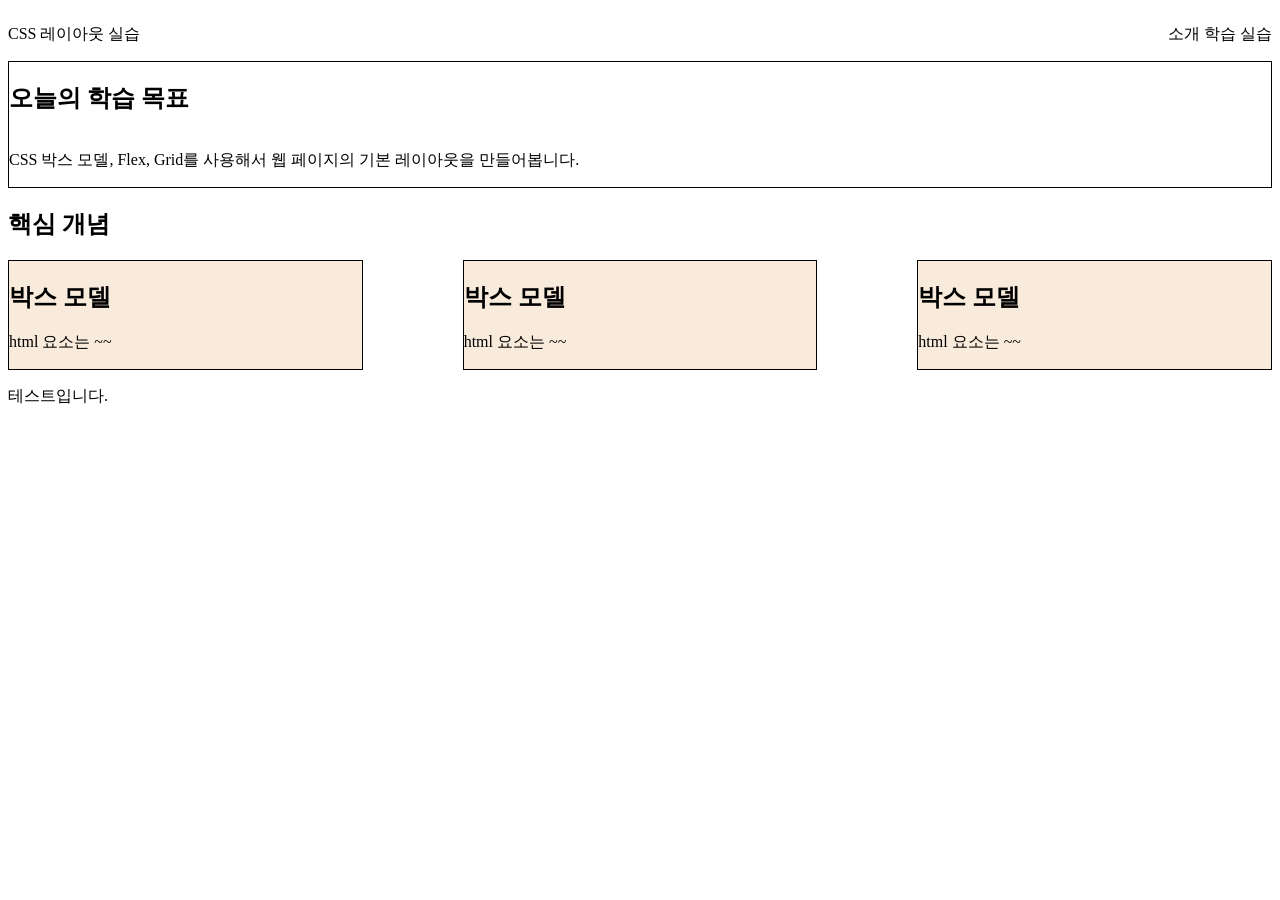
<file: web_standard_sturdy/day03/index.html>
<!DOCTYPE html>
<html lang="ko">
<head>
  <meta charset="UTF-8">
  <meta name="viewport" content="width=device-width, initial-scale=1.0">
  <title>CSS 선택자 실습</title>
  <link rel="stylesheet" href="css/style.css">
</head>

<body>
  <header class="header-all">
    <div class="header-box1">
      <p class="title">CSS 레이아웃 실습</p>
      <p class="semi-title">소개 학습 실습</p>
    </div>
    <div class="header-box2">
      <h2 id="main-text">오늘의 학습 목표</h2>
      <p class="semi-text">
        CSS 박스 모델, Flex, Grid를 사용해서 웹 페이지의 기본 레이아웃을 만들어봅니다.
      </p>
    </div>
  </header>

  <main class="main-all">
    <section class="main-flex1">
      <h2>핵심 개념</h2>
    </section>

    <section class="main-flex2">
      <div class="main-box1">
        <h2 class="main-box1-title">박스 모델</h2>
        <p class="main-box1-text">html 요소는 ~~</p>
      </div>
      <div class="main-box1">
        <h2 class="main-box1-title">박스 모델</h2>
        <p class="main-box1-text">html 요소는 ~~</p>
      </div>
      <div class="main-box1">
        <h2 class="main-box1-title">박스 모델</h2>
        <p class="main-box1-text">html 요소는 ~~</p>
      </div>
    </section>
  </main>

  <footer>
    <p>테스트입니다.</p>
  </footer>
</body>
</html>
</file>
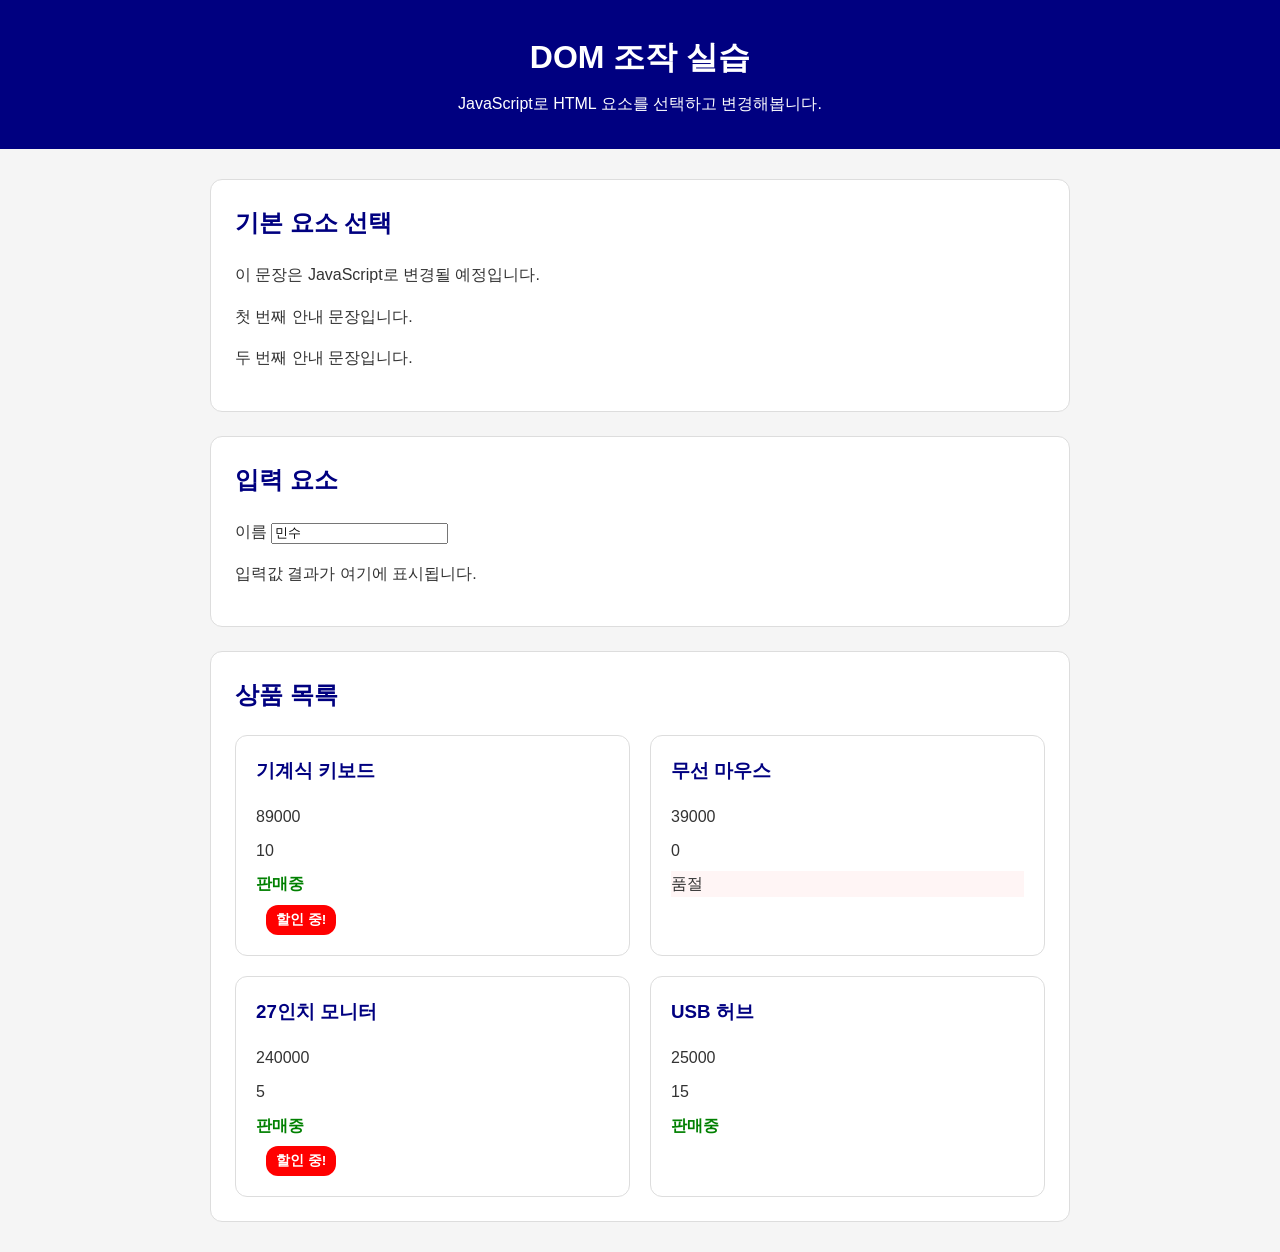
<file: web_standard_sturdy/day09/index.html>
<!DOCTYPE html>
<html lang="ko">

<head>
  <meta charset="UTF-8">
  <meta name="viewport" content="width=device-width, initial-scale=1.0">
  <title>JavaScript DOM 조작</title>
  <link rel="stylesheet" href="css/style.css">
</head>

<body>
  <header class="site-header">
    <h1 id="main-title">DOM 조작 실습</h1>
    <p class="description">JavaScript로 HTML 요소를 선택하고 변경해봅니다.</p>
  </header>

  <main class="container">
    <section class="practice-section">
      <h2>기본 요소 선택</h2>
      <p id="target-text">이 문장은 JavaScript로 변경될 예정입니다.</p>
      <p class="info-text">첫 번째 안내 문장입니다.</p>
      <p class="info-text">두 번째 안내 문장입니다.</p>
    </section>

    <section class="practice-section">
      <h2>입력 요소</h2>
      <label for="user-name">이름</label>
      <input id="user-name" type="text" value="민수">
      <p id="name-result">입력값 결과가 여기에 표시됩니다.</p>
    </section>

    <section class="practice-section">
      <h2>상품 목록</h2>
      <div id="product-list" class="product-list"></div>
    </section>
  </main>

  <script src="js/script.js"></script>
</body>

</html>
</file>
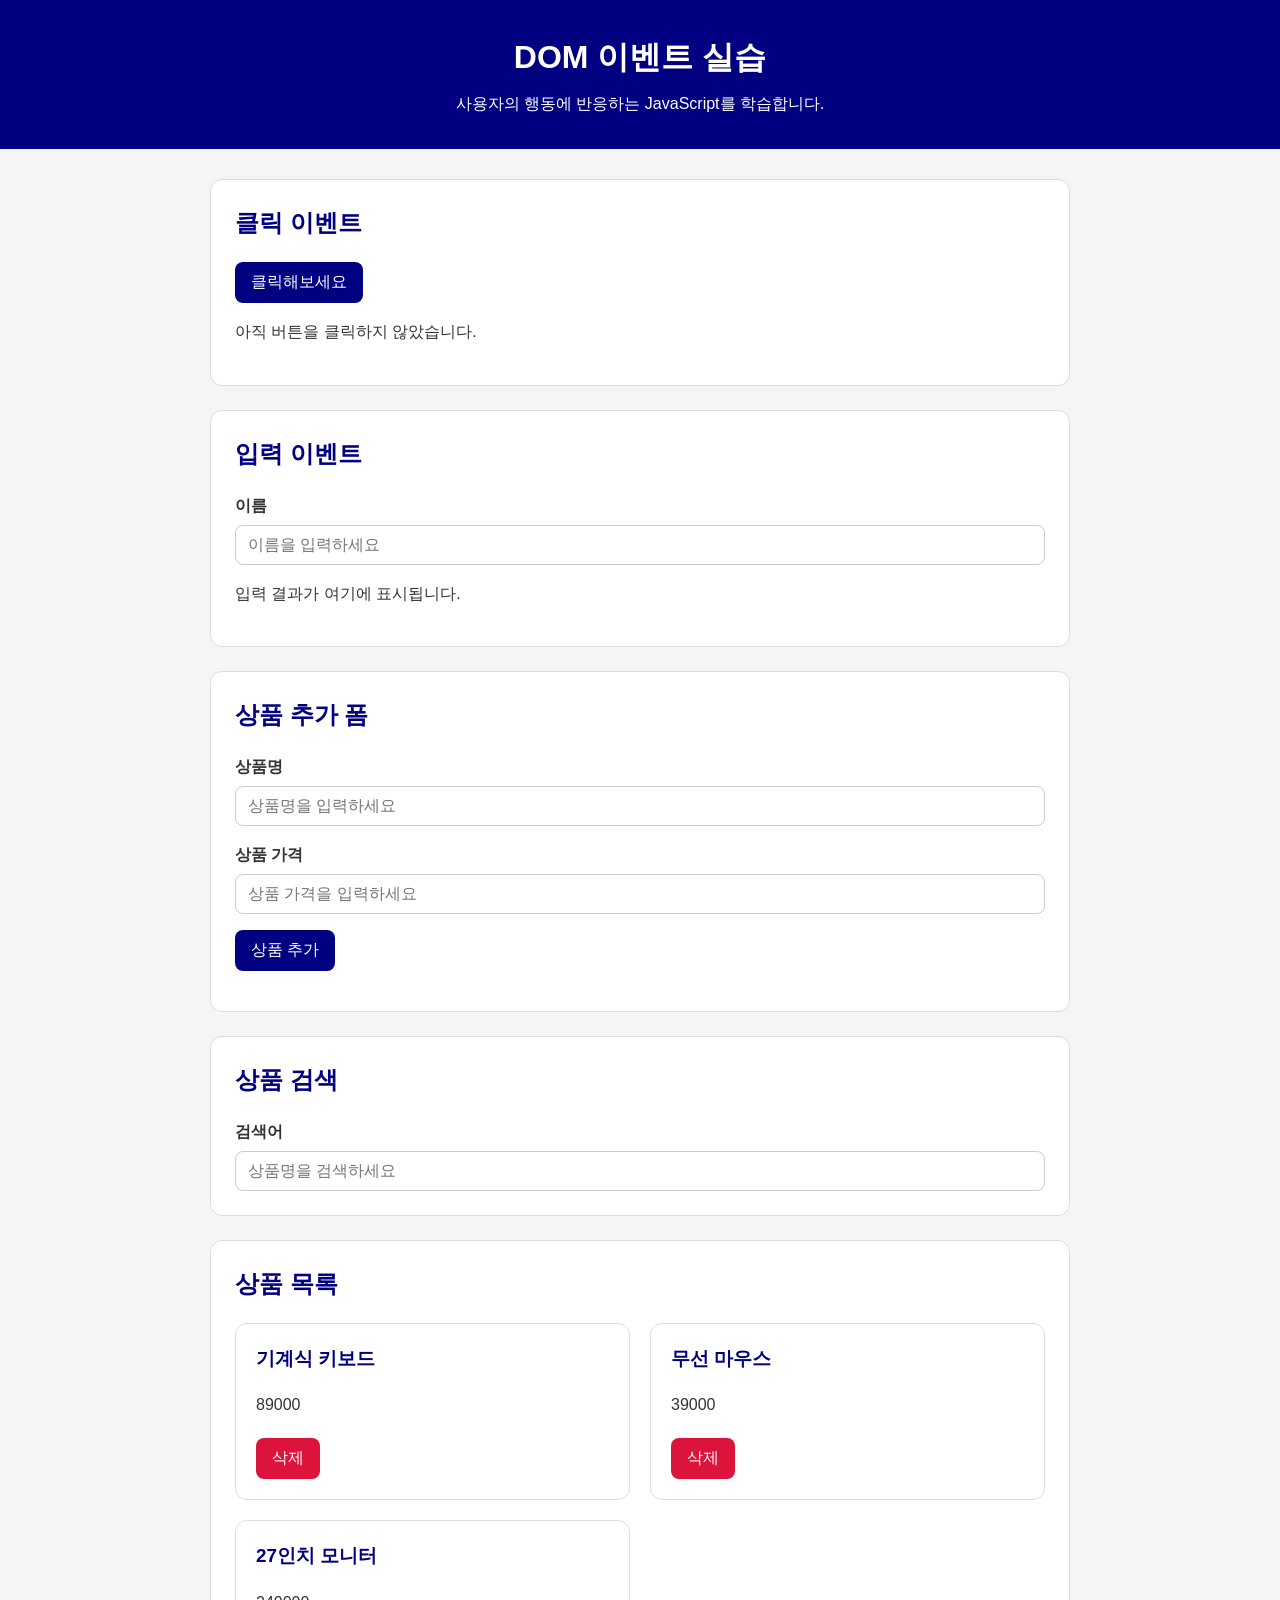
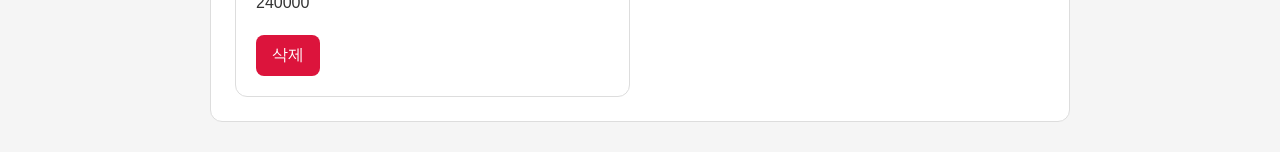
<file: web_standard_sturdy/day10/index.html>
<!DOCTYPE html>
<html lang="ko">
<head>
  <meta charset="UTF-8">
  <meta name="viewport" content="width=device-width, initial-scale=1.0">
  <title>JavaScript DOM 이벤트</title>
  <link rel="stylesheet" href="css/style.css">
</head>
<body>
  <header class="site-header">
    <h1>DOM 이벤트 실습</h1>
    <p>사용자의 행동에 반응하는 JavaScript를 학습합니다.</p>
  </header>

  <main class="container">
    <section class="practice-section">
      <h2>클릭 이벤트</h2>
      <button id="click-button" type="button">클릭해보세요</button>
      <p id="click-result">아직 버튼을 클릭하지 않았습니다.</p>
    </section>

    <section class="practice-section">
      <h2>입력 이벤트</h2>
      <label for="name-input">이름</label>
      <input id="name-input" type="text" placeholder="이름을 입력하세요">
      <p id="name-result">입력 결과가 여기에 표시됩니다.</p>
    </section>

    <section class="practice-section">
      <h2>상품 추가 폼</h2>

      <form id="product-form">
        <div class="form-group">
          <label for="product-name">상품명</label>
          <input id="product-name" type="text" placeholder="상품명을 입력하세요">
        </div>

        <div class="form-group">
          <label for="product-price">상품 가격</label>
          <input id="product-price" type="number" placeholder="상품 가격을 입력하세요">
        </div>

        <button type="submit">상품 추가</button>
      </form>

      <p id="form-message" class="message"></p>
    </section>

    <section class="practice-section">
      <h2>상품 검색</h2>
      <label for="search-input">검색어</label>
      <input id="search-input" type="text" placeholder="상품명을 검색하세요">
    </section>

    <section class="practice-section">
      <h2>상품 목록</h2>
      <div id="product-list" class="product-list"></div>
    </section>
  </main>

  <script src="js/script.js"></script>
</body>
</html>
</file>
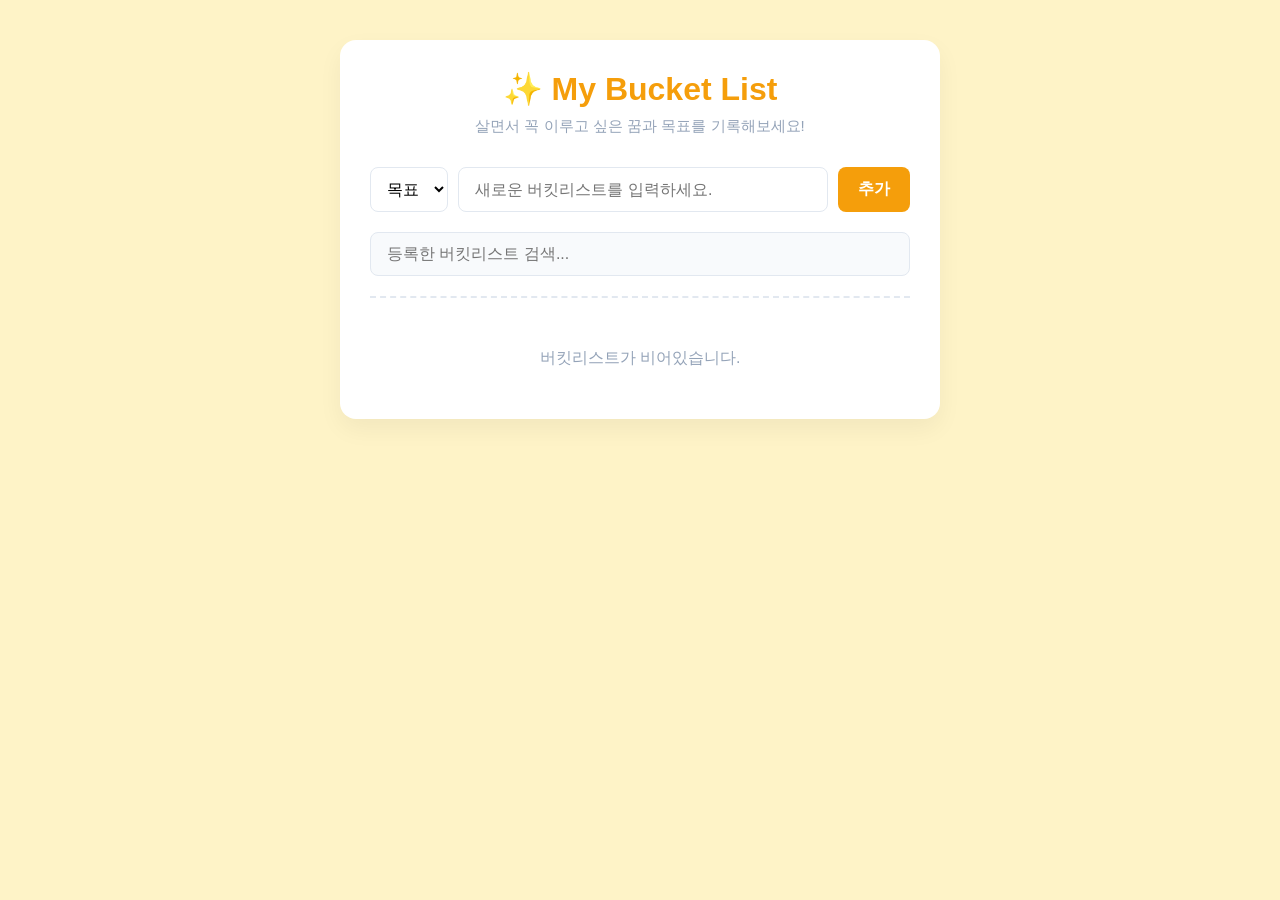
<file: web_standard_sturdy/day12/index.html>
<!DOCTYPE html>
<html lang="ko">
<head>
  <meta charset="UTF-8">
  <meta name="viewport" content="width=device-width, initial-scale=1.0">
  <title>나만의 버킷리스트</title>
  <link rel="stylesheet" href="css/style.css">
</head>
<body>

  <div class="app-container">
    <header class="app-header">
      <h1>✨ My Bucket List</h1>
      <p>살면서 꼭 이루고 싶은 꿈과 목표를 기록해보세요!</p>
    </header>

    <section class="input-section">
      <form id="bucket-form">
        <div class="input-group">
          <select id="bucket-category" class="category-select">
            <option value="목표">목표</option>
            <option value="운동">운동</option>
            <option value="취미">취미</option>
            <option value="여행">여행</option>
          </select>
          <input type="text" id="bucket-input" placeholder="새로운 버킷리스트를 입력하세요." required autocomplete="off">
          <button type="submit" class="add-btn">추가</button>
        </div>
      </form>
    </section>

    <section class="filter-section">
      <input type="search" id="search-input" placeholder="등록한 버킷리스트 검색...">
    </section>

    <section class="list-section">
      <ul id="bucket-list" class="bucket-list">
        </ul>
    </section>
  </div>

  <script src="js/script.js"></script>
</body>
</html>
</file>
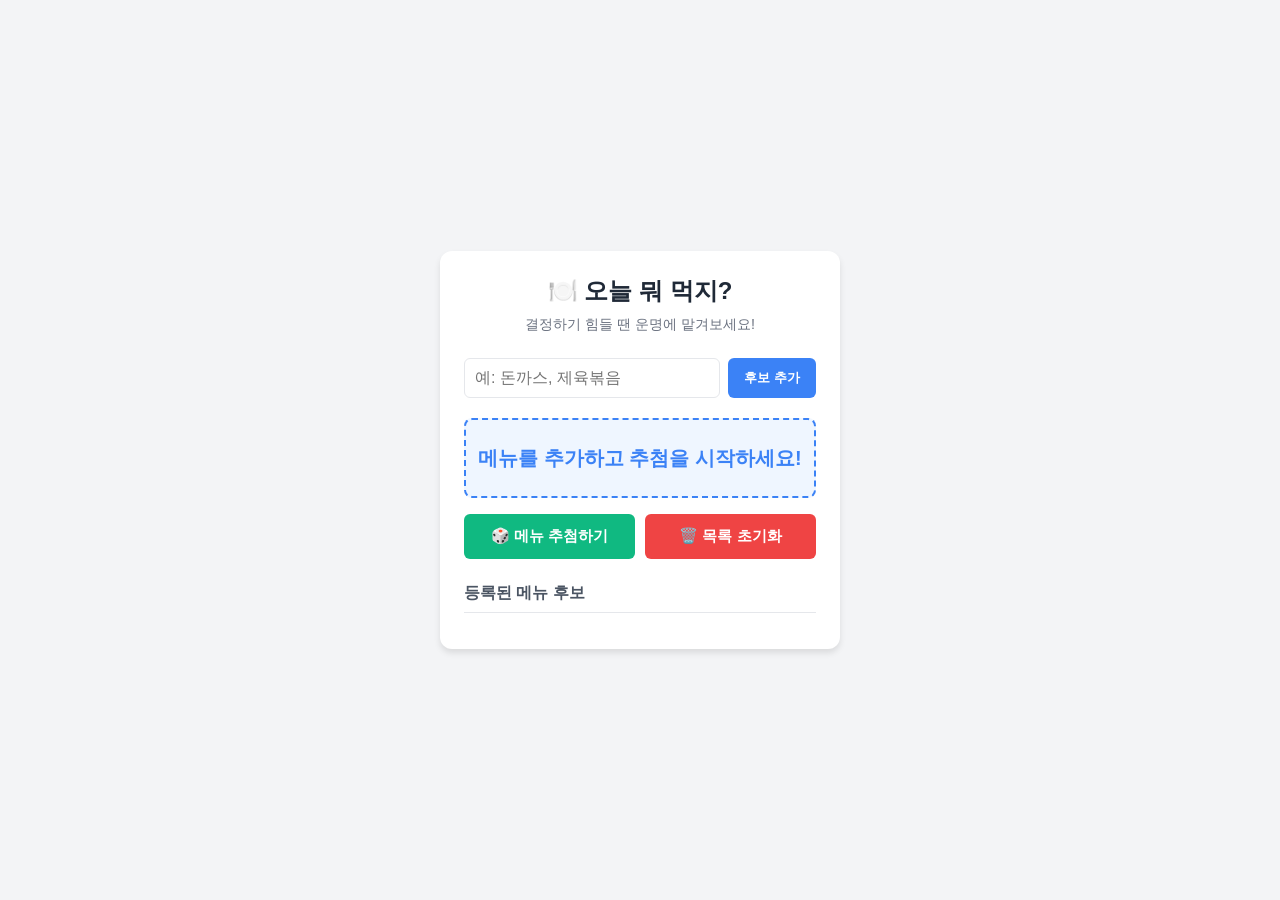
<file: web_standard_sturdy/day13/index.html>
<!DOCTYPE html>
<html lang="ko">
<head>
  <meta charset="UTF-8">
  <meta name="viewport" content="width=device-width, initial-scale=1.0">
  <title>랜덤 메뉴 추첨기</title>
  <link rel="stylesheet" href="css/style.css">
</head>
<body>

  <div class="app-container">
    <header>
      <h1>🍽️ 오늘 뭐 먹지?</h1>
      <p>결정하기 힘들 땐 운명에 맡겨보세요!</p>
    </header>

    <section class="input-section">
      <form id="menu-form">
        <input type="text" id="menu-input" placeholder="예: 돈까스, 제육볶음" required autocomplete="off">
        <button type="submit" class="btn-add">후보 추가</button>
      </form>
    </section>

    <section class="result-section">
      <div id="result-display" class="result-display">
        메뉴를 추가하고 추첨을 시작하세요!
      </div>
      <div class="action-buttons">
        <button id="btn-pick" class="btn-pick">🎲 메뉴 추첨하기</button>
        <button id="btn-clear" class="btn-clear">🗑️ 목록 초기화</button>
      </div>
    </section>

    <section class="list-section">
      <h3>등록된 메뉴 후보</h3>
      <ul id="menu-list" class="menu-list">
        </ul>
    </section>
  </div>

  <script src="js/script.js"></script>
</body>
</html>
</file>
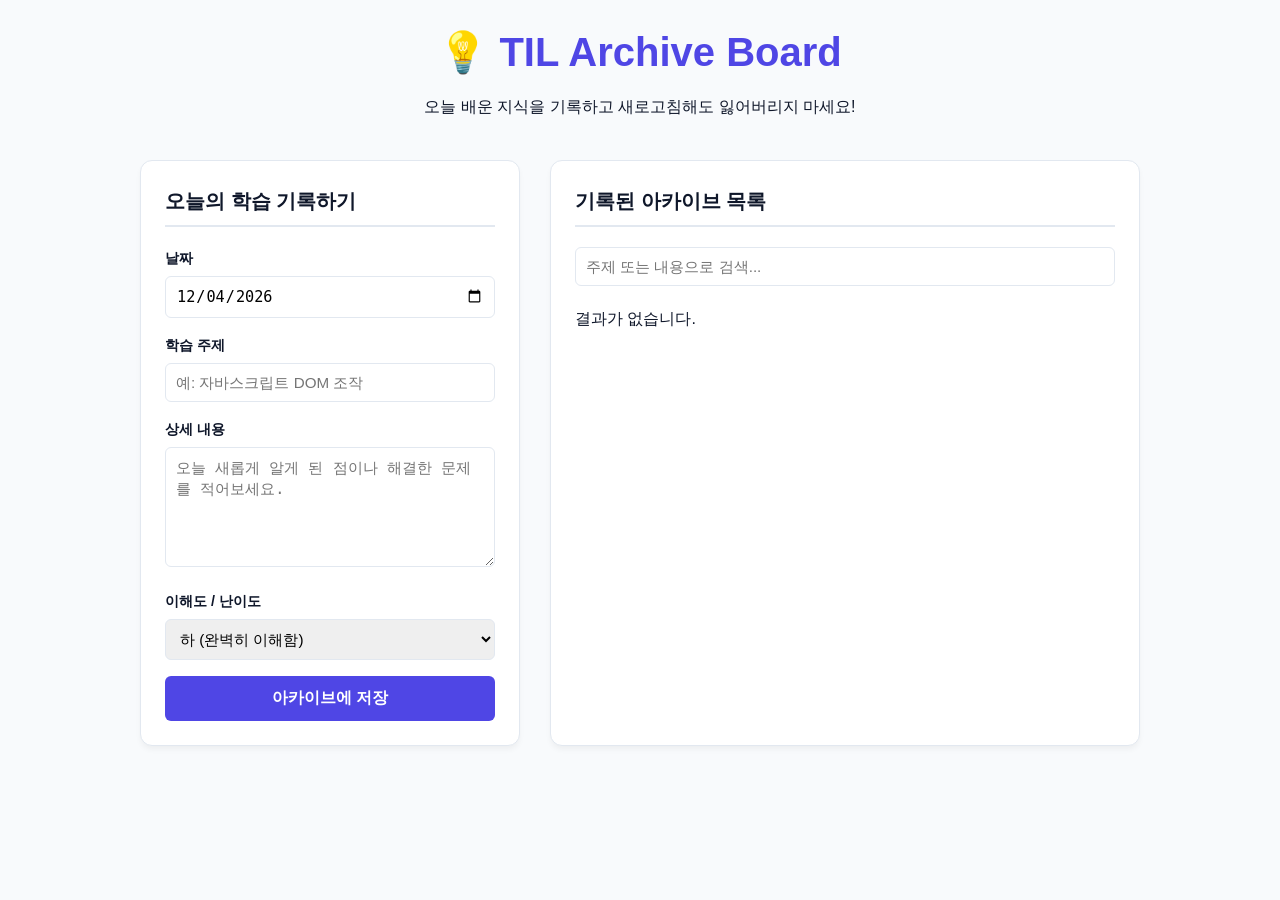
<file: web_standard_sturdy/day14/index.html>
<!DOCTYPE html>
<html lang="ko">
<head>
  <meta charset="UTF-8">
  <meta name="viewport" content="width=device-width, initial-scale=1.0">
  <title>나만의 TIL 아카이브 보드</title>
  <link rel="stylesheet" href="css/style.css">
</head>
<body>

  <div class="container">
    <header>
      <h1>💡 TIL Archive Board</h1>
      <p>오늘 배운 지식을 기록하고 새로고침해도 잃어버리지 마세요!</p>
    </header>

    <div class="content-layout">
      <section class="section-card">
        <h2 class="section-title">오늘의 학습 기록하기</h2>
        <form id="til-form">
          <div class="form-group">
            <label for="til-date">날짜</label>
            <input type="date" id="til-date" class="form-control" required>
          </div>
          <div class="form-group">
            <label for="til-subject">학습 주제</label>
            <input type="text" id="til-subject" class="form-control" placeholder="예: 자바스크립트 DOM 조작" required>
          </div>
          <div class="form-group">
            <label for="til-content">상세 내용</label>
            <textarea id="til-content" class="form-control" placeholder="오늘 새롭게 알게 된 점이나 해결한 문제를 적어보세요." required></textarea>
          </div>
          <div class="form-group">
            <label for="til-level">이해도 / 난이도</label>
            <select id="til-level" class="form-control">
              <option value="하">하 (완벽히 이해함)</option>
              <option value="중">중 (복습이 필요함)</option>
              <option value="상">상 (추가 학습 필수)</option>
            </select>
          </div>
          <button type="submit" class="btn">아카이브에 저장</button>
        </form>
      </section>

      <section class="section-card">
        <h2 class="section-title">기록된 아카이브 목록</h2>
        
        <div class="search-box">
          <input type="search" id="search-input" class="form-control" placeholder="주제 또는 내용으로 검색...">
        </div>

        <div id="til-list" class="til-list">
          </div>
      </section>
    </div>
  </div>

  <script src="js/script.js"></script>
</body>
</html>
</file>
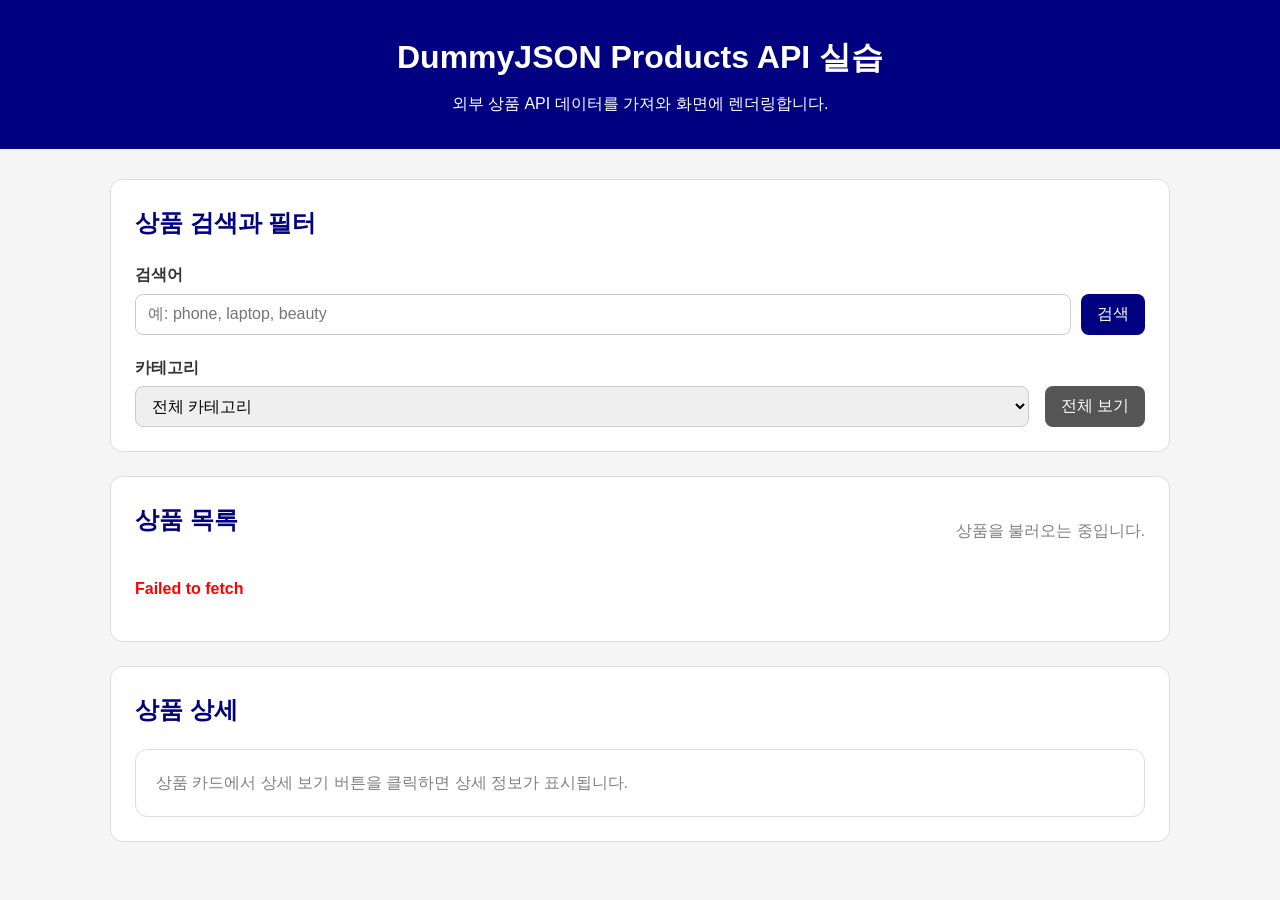
<file: web_standard_sturdy/day15/index.html>
<!DOCTYPE html>
<html lang="ko">
<head>
  <meta charset="UTF-8">
  <meta name="viewport" content="width=device-width, initial-scale=1.0">
  <title>DummyJSON Products API 실습</title>
  <link rel="stylesheet" href="css/style.css">
</head>
<body>
  <header class="site-header">
    <h1>DummyJSON Products API 실습</h1>
    <p>외부 상품 API 데이터를 가져와 화면에 렌더링합니다.</p>
  </header>

  <main class="container">
    <section class="panel">
      <h2>상품 검색과 필터</h2>

      <form id="search-form" class="search-form">
        <label for="search-input">검색어</label>
        <div class="search-row">
          <input id="search-input" type="text" placeholder="예: phone, laptop, beauty">
          <button type="submit">검색</button>
        </div>
      </form>

      <div class="filter-row">
        <div>
          <label for="category-select">카테고리</label>
          <select id="category-select">
            <option value="">전체 카테고리</option>
          </select>
        </div>

        <button id="reset-button" type="button" class="secondary-button">전체 보기</button>
      </div>
    </section>

    <section class="panel">
      <div class="section-header">
        <h2>상품 목록</h2>
        <p id="result-count" class="result-count">상품을 불러오는 중입니다.</p>
      </div>

      <p id="status-message" class="status-message">API 요청을 준비하고 있습니다.</p>
      <div id="product-list" class="product-list"></div>
    </section>

    <section class="panel">
      <h2>상품 상세</h2>
      <div id="product-detail" class="product-detail empty-detail">
        상품 카드에서 상세 보기 버튼을 클릭하면 상세 정보가 표시됩니다.
      </div>
    </section>
  </main>

  <script src="js/script.js"></script>
</body>
</html>
</file>
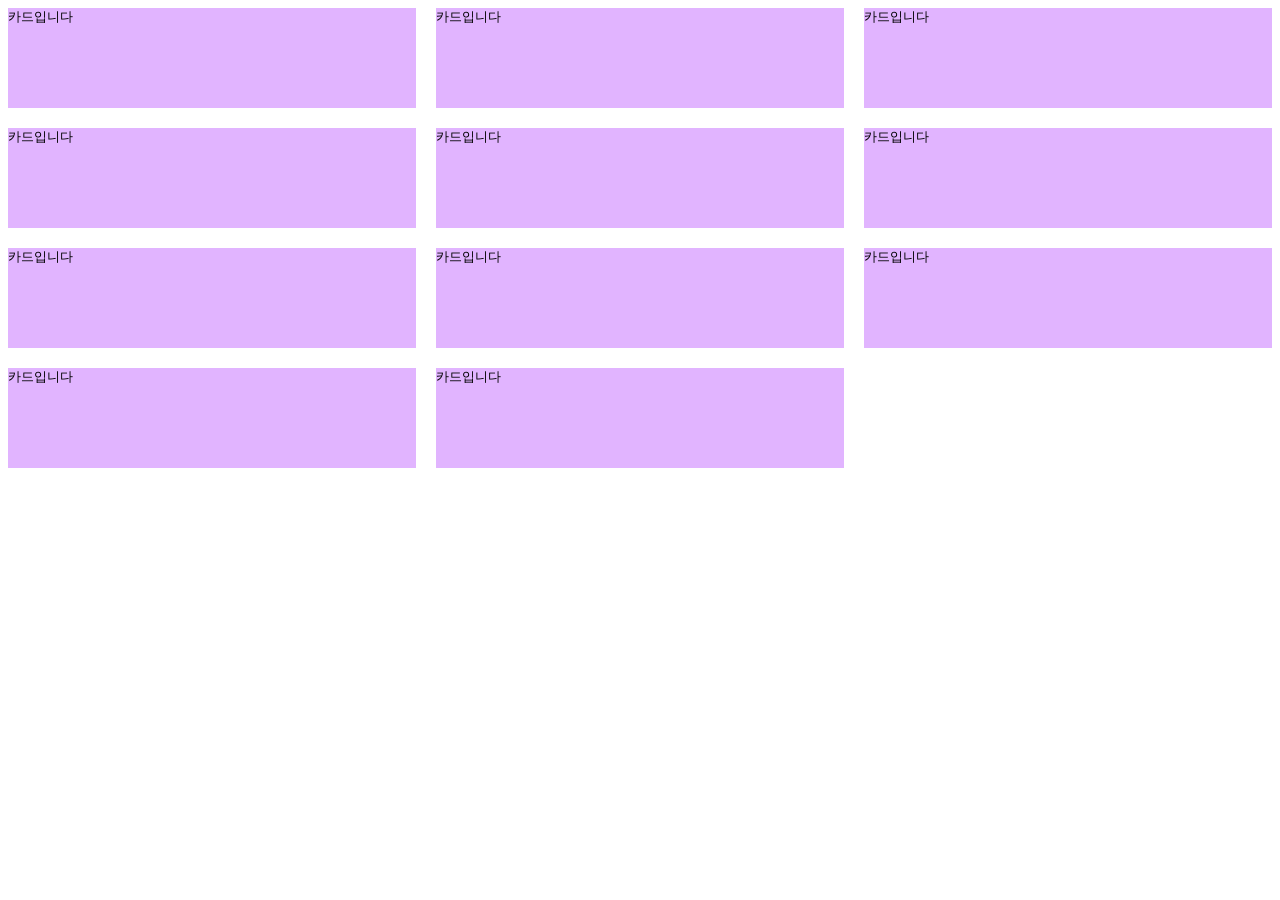
<file: web_standard_sturdy/day03/index2.html>
<!DOCTYPE html>
<html lang="ko">
  <head>
    <meta charset="UTF-8">
    <meta name="viewport" content="width=device-width, initial-scale=1.0">
    <title>레이아웃 실습</title>
    <link rel="stylesheet" href="css/style2.css" />
  </head>
  <body>
    <div class="card-grid">
      <div class="card-item">카드입니다</div>
      <div class="card-item">카드입니다</div>
      <div class="card-item">카드입니다</div>
      <div class="card-item">카드입니다</div>
      <div class="card-item">카드입니다</div>
      <div class="card-item">카드입니다</div>
      <div class="card-item">카드입니다</div>
      <div class="card-item">카드입니다</div>
      <div class="card-item">카드입니다</div>
      <div class="card-item">카드입니다</div>
      <div class="card-item">카드입니다</div>
    </div>
  </body>
</html>
</file>
<file: web_standard_sturdy/day03/css/style.css>
.header-all {
  display: flex;
  flex-direction: column;
}

.header-box1 {
  display: flex;
  justify-content: space-between;
}

.header-box2 {
  display: flex;
  flex-direction: column;
  border: 1px solid black;
}

.main-all {
  display: flex;
  flex-direction: column;
}

.main-flex2 {
  display: grid;
  grid-template-columns: repeat(3, 1fr);
  gap: 100px;
}

.main-box1 {
  border: 1px solid black;
  background-color: rgb(248, 235, 219);
}

@media(max-width: 1000px) {
  .header-box1 {
    background-color: rgb(223, 191, 253);
  }
}

@media (max-width: 1000px) {
  .main-flex2 {
    display: grid;
    grid-template-columns: repeat(2, 1fr);
    gap: 100px;
  }
}

@media(max-width: 600px) {
  .main-flex2 {
    display: grid;
    grid-template-columns: 1;
    flex-direction: row;
    gap: 100px;
  }
}
</file>
<file: web_standard_sturdy/day09/css/style.css>
* {
  box-sizing: border-box;
}

body {
  margin: 0;
  font-family: Arial, sans-serif;
  color: #333333;
  background-color: #f5f5f5;
  line-height: 1.6;
}

.site-header {
  background-color: navy;
  color: white;
  padding: 32px 20px;
  text-align: center;
}

.site-header h1 {
  margin: 0 0 8px;
}

.site-header p {
  margin: 0;
}

.container {
  width: 100%;
  max-width: 900px;
  margin: 30px auto;
  padding: 0 20px;
}

.practice-section {
  background-color: white;
  border: 1px solid #dddddd;
  border-radius: 12px;
  padding: 24px;
  margin-bottom: 24px;
}

.practice-section h2 {
  margin-top: 0;
  color: navy;
}

.highlight {
  color: red;
  font-weight: bold;
}

.success {
  color: green;
  font-weight: bold;
}

.warning {
  color: darkorange;
  font-weight: bold;
}

.product-list {
  display: grid;
  grid-template-columns: repeat(2, 1fr);
  gap: 20px;
}

.product-card {
  border: 1px solid #dddddd;
  border-radius: 12px;
  padding: 20px;
  background-color: #ffffff;
}

.product-card h3 {
  margin-top: 0;
  color: navy;
}

.product-card p {
  margin: 8px 0;
}

.sold-out {
  border-color: #ff9999;
  background-color: #fff5f5;
}

@media (max-width: 600px) {
  .product-list {
    grid-template-columns: 1fr;
  }
}

.sale-badge {
    display: inline-block;
    background-color: red;
    color: white;
    font-size: 0.85rem;
    font-weight: bold;
    padding: 4px 10px;
    border-radius: 12px;
    margin-left: 10px;
    vertical-align: middle;
}
</file>
<file: web_standard_sturdy/day10/css/style.css>
* {
  box-sizing: border-box;
}

body {
  margin: 0;
  font-family: Arial, sans-serif;
  color: #333333;
  background-color: #f5f5f5;
  line-height: 1.6;
}

.site-header {
  background-color: navy;
  color: white;
  padding: 32px 20px;
  text-align: center;
}

.site-header h1 {
  margin: 0 0 8px;
}

.site-header p {
  margin: 0;
}

.container {
  width: 100%;
  max-width: 900px;
  margin: 30px auto;
  padding: 0 20px;
}

.practice-section {
  background-color: white;
  border: 1px solid #dddddd;
  border-radius: 12px;
  padding: 24px;
  margin-bottom: 24px;
}

.practice-section h2 {
  margin-top: 0;
  color: navy;
}

.form-group {
  margin-bottom: 16px;
}

label {
  display: block;
  margin-bottom: 6px;
  font-weight: bold;
}

input {
  width: 100%;
  padding: 10px 12px;
  border: 1px solid #cccccc;
  border-radius: 8px;
  font-size: 16px;
}

button {
  padding: 10px 16px;
  border: none;
  border-radius: 8px;
  background-color: navy;
  color: white;
  font-size: 16px;
  cursor: pointer;
}

button:hover {
  background-color: #00005f;
}

.message {
  margin-top: 12px;
  font-weight: bold;
}

.success {
  color: green;
}

.error {
  color: red;
}

.product-list {
  display: grid;
  grid-template-columns: repeat(2, 1fr);
  gap: 20px;
}

.product-card {
  border: 1px solid #dddddd;
  border-radius: 12px;
  padding: 20px;
  background-color: white;
}

.product-card h3 {
  margin-top: 0;
  color: navy;
}

.product-card p {
  margin: 8px 0;
}

.delete-button {
  margin-top: 12px;
  background-color: crimson;
}

.delete-button:hover {
  background-color: darkred;
}

.empty-message {
  color: gray;
}

@media (max-width: 600px) {
  .product-list {
    grid-template-columns: 1fr;
  }
}
</file>
<file: web_standard_sturdy/day12/css/style.css>
:root {
  --primary-color: #f59e0b; /* 따뜻한 오렌지/옐로우 톤 */
  --primary-hover: #d97706;
  --bg-color: #fef3c7;
  --card-bg: #ffffff;
  --text-main: #334155;
  --text-muted: #94a3b8;
  --border-color: #e2e8f0;
}

* {
  box-sizing: border-box;
  margin: 0;
  padding: 0;
}

body {
  font-family: -apple-system, BlinkMacSystemFont, "Segoe UI", Roboto, sans-serif;
  background-color: var(--bg-color);
  color: var(--text-main);
  display: flex;
  justify-content: center;
  padding: 40px 20px;
}

.app-container {
  width: 100%;
  max-width: 600px;
  background: var(--card-bg);
  border-radius: 16px;
  box-shadow: 0 10px 25px rgba(0, 0, 0, 0.05);
  padding: 30px;
}

.app-header {
  text-align: center;
  margin-bottom: 30px;
}

.app-header h1 {
  font-size: 2rem;
  color: var(--primary-color);
  margin-bottom: 8px;
}

.app-header p {
  color: var(--text-muted);
  font-size: 0.95rem;
}

/* 입력 폼 스타일 */
.input-section {
  margin-bottom: 20px;
}

.input-group {
  display: flex;
  gap: 10px;
}

.category-select {
  padding: 12px;
  border: 1px solid var(--border-color);
  border-radius: 8px;
  background-color: #fff;
  font-size: 1rem;
  outline: none;
}

#bucket-input, #search-input {
  flex: 1;
  padding: 12px 16px;
  border: 1px solid var(--border-color);
  border-radius: 8px;
  font-size: 1rem;
  outline: none;
  transition: border-color 0.2s;
}

#bucket-input:focus, #search-input:focus {
  border-color: var(--primary-color);
}

.add-btn {
  padding: 0 20px;
  background-color: var(--primary-color);
  color: white;
  border: none;
  border-radius: 8px;
  font-size: 1rem;
  font-weight: bold;
  cursor: pointer;
  transition: background-color 0.2s;
}

.add-btn:hover {
  background-color: var(--primary-hover);
}

.filter-section {
  margin-bottom: 30px;
  padding-bottom: 20px;
  border-bottom: 2px dashed var(--border-color);
}

#search-input {
  width: 100%;
  background-color: #f8fafc;
}

/* 리스트 스타일 */
.bucket-list {
  list-style: none;
  display: flex;
  flex-direction: column;
  gap: 12px;
}

.bucket-item {
  display: flex;
  align-items: center;
  justify-content: space-between;
  padding: 16px;
  background-color: #f8fafc;
  border: 1px solid var(--border-color);
  border-radius: 8px;
  transition: all 0.2s;
}

.bucket-item:hover {
  background-color: #f1f5f9;
}

.item-content {
  display: flex;
  align-items: center;
  gap: 12px;
  flex: 1;
  cursor: pointer;
}

.category-badge {
  font-size: 0.75rem;
  padding: 4px 8px;
  background-color: #e2e8f0;
  border-radius: 4px;
  color: #475569;
  font-weight: 600;
}

.item-text {
  font-size: 1.05rem;
  transition: color 0.2s;
}

/* 완료 상태 디자인 */
.bucket-item.done .item-text {
  text-decoration: line-through;
  color: var(--text-muted);
}

.bucket-item.done .category-badge {
  opacity: 0.5;
}

.delete-btn {
  background: none;
  border: none;
  color: #ef4444;
  font-size: 0.9rem;
  font-weight: bold;
  cursor: pointer;
  padding: 8px;
}

.delete-btn:hover {
  text-decoration: underline;
}

.empty-msg {
  text-align: center;
  color: var(--text-muted);
  padding: 20px 0;
}
</file>
<file: web_standard_sturdy/day13/css/style.css>
/* 기본 리셋 및 변수 */
:root {
  --primary: #3b82f6;
  --primary-hover: #2563eb;
  --bg: #f3f4f6;
  --card-bg: #ffffff;
  --text: #1f2937;
  --border: #e5e7eb;
}

* {
  box-sizing: border-box;
  margin: 0;
  padding: 0;
}

body {
  font-family: 'Segoe UI', Tahoma, Geneva, Verdana, sans-serif;
  background-color: var(--bg);
  color: var(--text);
  display: flex;
  justify-content: center;
  align-items: center;
  min-height: 100vh;
  padding: 20px;
}

.app-container {
  width: 100%;
  max-width: 400px;
  background: var(--card-bg);
  border-radius: 12px;
  box-shadow: 0 4px 6px rgba(0, 0, 0, 0.1);
  padding: 24px;
}

header {
  text-align: center;
  margin-bottom: 24px;
}

header h1 {
  font-size: 1.5rem;
  color: var(--text);
  margin-bottom: 8px;
}

header p {
  color: #6b7280;
  font-size: 0.9rem;
}

/* 입력 폼 스타일 */
#menu-form {
  display: flex;
  gap: 8px;
  margin-bottom: 20px;
}

#menu-input {
  flex: 1;
  padding: 10px;
  border: 1px solid var(--border);
  border-radius: 6px;
  font-size: 1rem;
}

#menu-input:focus {
  outline: none;
  border-color: var(--primary);
}

.btn-add {
  background-color: var(--primary);
  color: white;
  border: none;
  padding: 0 16px;
  border-radius: 6px;
  cursor: pointer;
  font-weight: bold;
}

.btn-add:hover {
  background-color: var(--primary-hover);
}

/* 결과 출력 및 버튼 스타일 */
.result-display {
  background-color: #eff6ff;
  border: 2px dashed var(--primary);
  border-radius: 8px;
  padding: 24px 10px;
  text-align: center;
  font-size: 1.25rem;
  font-weight: bold;
  color: var(--primary);
  margin-bottom: 16px;
  min-height: 80px;
  display: flex;
  justify-content: center;
  align-items: center;
  word-break: keep-all;
}

.action-buttons {
  display: flex;
  gap: 10px;
  margin-bottom: 24px;
}

.action-buttons button {
  flex: 1;
  padding: 12px;
  border: none;
  border-radius: 6px;
  font-weight: bold;
  cursor: pointer;
  font-size: 0.95rem;
}

.btn-pick {
  background-color: #10b981;
  color: white;
}
.btn-pick:hover { background-color: #059669; }

.btn-clear {
  background-color: #ef4444;
  color: white;
}
.btn-clear:hover { background-color: #dc2626; }

/* 리스트 스타일 */
.list-section h3 {
  font-size: 1rem;
  margin-bottom: 12px;
  color: #4b5563;
  border-bottom: 1px solid var(--border);
  padding-bottom: 8px;
}

.menu-list {
  list-style: none;
  display: flex;
  flex-direction: column;
  gap: 8px;
}

.menu-item {
  display: flex;
  justify-content: space-between;
  align-items: center;
  padding: 10px 12px;
  background-color: #f9fafb;
  border: 1px solid var(--border);
  border-radius: 6px;
}

.delete-btn {
  background: none;
  border: none;
  color: #ef4444;
  cursor: pointer;
  font-weight: bold;
}
.delete-btn:hover {
  text-decoration: underline;
}
</file>
<file: web_standard_sturdy/day14/css/style.css>
/* 기본 스타일 리셋 및 변수 설정 */
:root {
  --primary: #4f46e5;
  --primary-hover: #4338ca;
  --bg: #f8fafc;
  --surface: #ffffff;
  --text: #0f172a;
  --text-light: #64748b;
  --border: #e2e8f0;
}

* {
  box-sizing: border-box;
  margin: 0;
  padding: 0;
}

body {
  font-family: -apple-system, BlinkMacSystemFont, "Segoe UI", Roboto, Helvetica, Arial, sans-serif;
  background-color: var(--bg);
  color: var(--text);
  line-height: 1.6;
  padding: 20px;
}

.container {
  max-width: 1000px;
  margin: 0 auto;
}

header {
  text-align: center;
  margin-bottom: 40px;
}

header h1 {
  font-size: 2.5rem;
  color: var(--primary);
  margin-bottom: 10px;
}

/* 레이아웃 구성 (그리드) */
.content-layout {
  display: grid;
  grid-template-columns: 1fr;
  gap: 30px;
}

@media (min-width: 768px) {
  .content-layout {
    grid-template-columns: 380px 1fr;
  }
}

/* 섹션 공통 스타일 */
.section-card {
  background: var(--surface);
  padding: 24px;
  border-radius: 12px;
  border: 1px solid var(--border);
  box-shadow: 0 4px 6px -1px rgba(0, 0, 0, 0.05);
}

.section-title {
  font-size: 1.25rem;
  margin-bottom: 20px;
  padding-bottom: 8px;
  border-bottom: 2px solid var(--border);
}

/* 폼 요소 스타일 */
.form-group {
  margin-bottom: 16px;
}

.form-group label {
  display: block;
  font-weight: 600;
  margin-bottom: 6px;
  font-size: 0.9rem;
}

.form-control {
  width: 100%;
  padding: 10px;
  border: 1px solid var(--border);
  border-radius: 6px;
  font-size: 0.95rem;
  transition: border-color 0.2s;
}

.form-control:focus {
  outline: none;
  border-color: var(--primary);
}

textarea.form-control {
  resize: vertical;
  min-height: 120px;
}

.btn {
  display: block;
  width: 100%;
  padding: 12px;
  background-color: var(--primary);
  color: white;
  border: none;
  border-radius: 6px;
  font-size: 1rem;
  font-weight: 600;
  cursor: pointer;
  transition: background-color 0.2s;
}

.btn:hover {
  background-color: var(--primary-hover);
}

/* 검색 바 스타일 */
.search-box {
  margin-bottom: 20px;
}

/* TIL 카드 리스트 스타일 */
.til-list {
  display: grid;
  grid-template-columns: 1fr;
  gap: 16px;
}

.til-card {
  background: var(--surface);
  border: 1px solid var(--border);
  border-radius: 8px;
  padding: 16px;
  position: relative;
  transition: transform 0.2s;
}

.til-card:hover {
  transform: translateY(-2px);
  box-shadow: 0 10px 15px -3px rgba(0, 0, 0, 0.05);
}

.til-header {
  display: flex;
  justify-content: space-between;
  align-items: center;
  margin-bottom: 10px;
}

.til-subject {
  font-size: 1.15rem;
  font-weight: 700;
}

.til-meta {
  font-size: 0.85rem;
  color: var(--text-light);
}

.til-content {
  font-size: 0.95rem;
  white-space: pre-wrap; /* 줄바꿈 유지 */
  margin-bottom: 12px;
}

/* 난이도 배지 스타일 */
.badge {
  display: inline-block;
  padding: 4px 8px;
  border-radius: 4px;
  font-size: 0.75rem;
  font-weight: 600;
}
.badge-상 { background-color: #fee2e2; color: #991b1b; }
.badge-중 { background-color: #fef3c7; color: #92400e; }
.badge-하 { background-color: #dcfce7; color: #166534; }

/* 삭제 버튼 */
.delete-btn {
  position: absolute;
  bottom: 16px;
  right: 16px;
  background: #ef4444;
  color: white;
  border: none;
  padding: 6px 12px;
  border-radius: 4px;
  font-size: 0.8rem;
  cursor: pointer;
}

.delete-btn:hover {
  background: #dc2626;
}

.no-result {
  text-align: center;
  color: var(--text-light);
  padding: 40px 0;
}
</file>
<file: web_standard_sturdy/day15/css/style.css>
* {
  box-sizing: border-box;
}

body {
  margin: 0;
  font-family: Arial, sans-serif;
  color: #333333;
  background-color: #f5f5f5;
  line-height: 1.6;
}

.site-header {
  background-color: navy;
  color: white;
  padding: 32px 20px;
  text-align: center;
}

.site-header h1 {
  margin: 0 0 8px;
}

.site-header p {
  margin: 0;
}

.container {
  width: 100%;
  max-width: 1100px;
  margin: 30px auto;
  padding: 0 20px;
}

.panel {
  background-color: white;
  border: 1px solid #dddddd;
  border-radius: 12px;
  padding: 24px;
  margin-bottom: 24px;
}

.panel h2 {
  margin-top: 0;
  color: navy;
}

label {
  display: block;
  margin-bottom: 6px;
  font-weight: bold;
}

input,
select {
  width: 100%;
  padding: 10px 12px;
  border: 1px solid #cccccc;
  border-radius: 8px;
  font-size: 16px;
}

button {
  padding: 10px 16px;
  border: none;
  border-radius: 8px;
  background-color: navy;
  color: white;
  font-size: 16px;
  cursor: pointer;
  white-space: nowrap;
}

button:hover {
  background-color: #00005f;
}

.secondary-button {
  background-color: #555555;
}

.secondary-button:hover {
  background-color: #333333;
}

.search-form {
  margin-bottom: 20px;
}

.search-row {
  display: flex;
  gap: 10px;
}

.filter-row {
  display: flex;
  justify-content: space-between;
  align-items: end;
  gap: 16px;
}

.filter-row > div {
  flex: 1;
}

.section-header {
  display: flex;
  justify-content: space-between;
  align-items: center;
  gap: 16px;
}

.result-count {
  color: gray;
  margin: 0;
}

.status-message {
  color: gray;
  font-weight: bold;
}

.status-message.error {
  color: red;
}

.status-message.success {
  color: green;
}

.product-list {
  display: grid;
  grid-template-columns: repeat(3, 1fr);
  gap: 20px;
}

.product-card {
  border: 1px solid #dddddd;
  border-radius: 12px;
  background-color: white;
  overflow: hidden;
  display: flex;
  flex-direction: column;
}

.product-image {
  width: 100%;
  height: 180px;
  object-fit: cover;
  background-color: #f1f1f1;
}

.product-card-body {
  padding: 16px;
  flex: 1;
}

.product-card h3 {
  margin: 0 0 10px;
  color: navy;
  font-size: 18px;
}

.product-card p {
  margin: 6px 0;
}

.product-meta {
  color: gray;
  font-size: 14px;
}

.product-actions {
  padding: 0 16px 16px;
}

.detail-button {
  width: 100%;
}

.empty-message {
  color: gray;
}

.product-detail {
  border: 1px solid #dddddd;
  border-radius: 12px;
  padding: 20px;
  background-color: #ffffff;
}

.empty-detail {
  color: gray;
}

.detail-layout {
  display: grid;
  grid-template-columns: 260px 1fr;
  gap: 20px;
}

.detail-image {
  width: 100%;
  border-radius: 12px;
  background-color: #f1f1f1;
}

.detail-title {
  margin-top: 0;
  color: navy;
}

@media (max-width: 900px) {
  .product-list {
    grid-template-columns: repeat(2, 1fr);
  }

  .detail-layout {
    grid-template-columns: 1fr;
  }
}

@media (max-width: 600px) {
  .search-row,
  .filter-row,
  .section-header {
    flex-direction: column;
    align-items: stretch;
  }

  .product-list {
    grid-template-columns: 1fr;
  }
}
</file>
<file: web_standard_sturdy/day03/css/style2.css>
.card-grid {
  display: grid;
  grid-template-columns: repeat(3, 1fr);
  gap: 20px;
}

.card-item {
  height: 100px;
  background-color: rgb(225, 180, 255);
}

@media (max-width: 1000px) {
  .card-grid {
    display: grid;
    grid-template-columns: repeat(2, 1fr);
    gap: 20px;
  }
}

.card-item {
  font-size: small;
}
</file>
